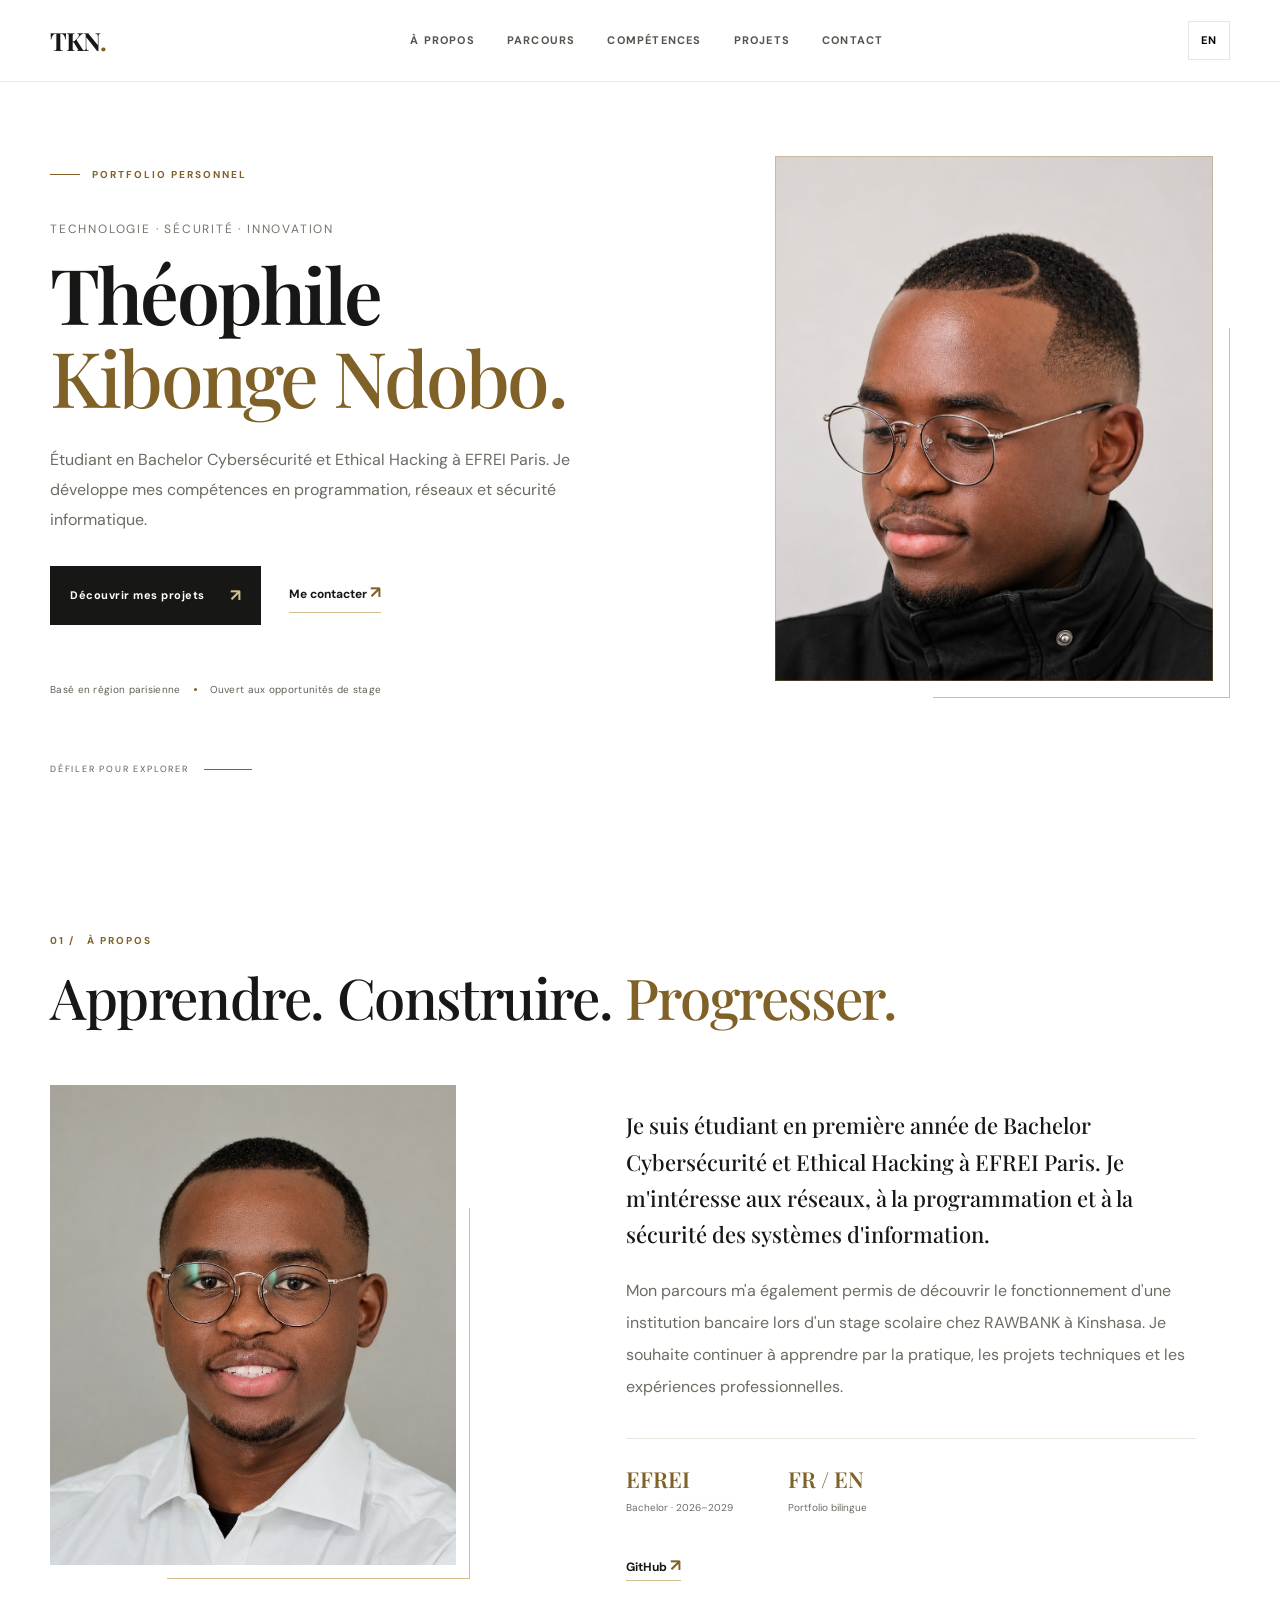
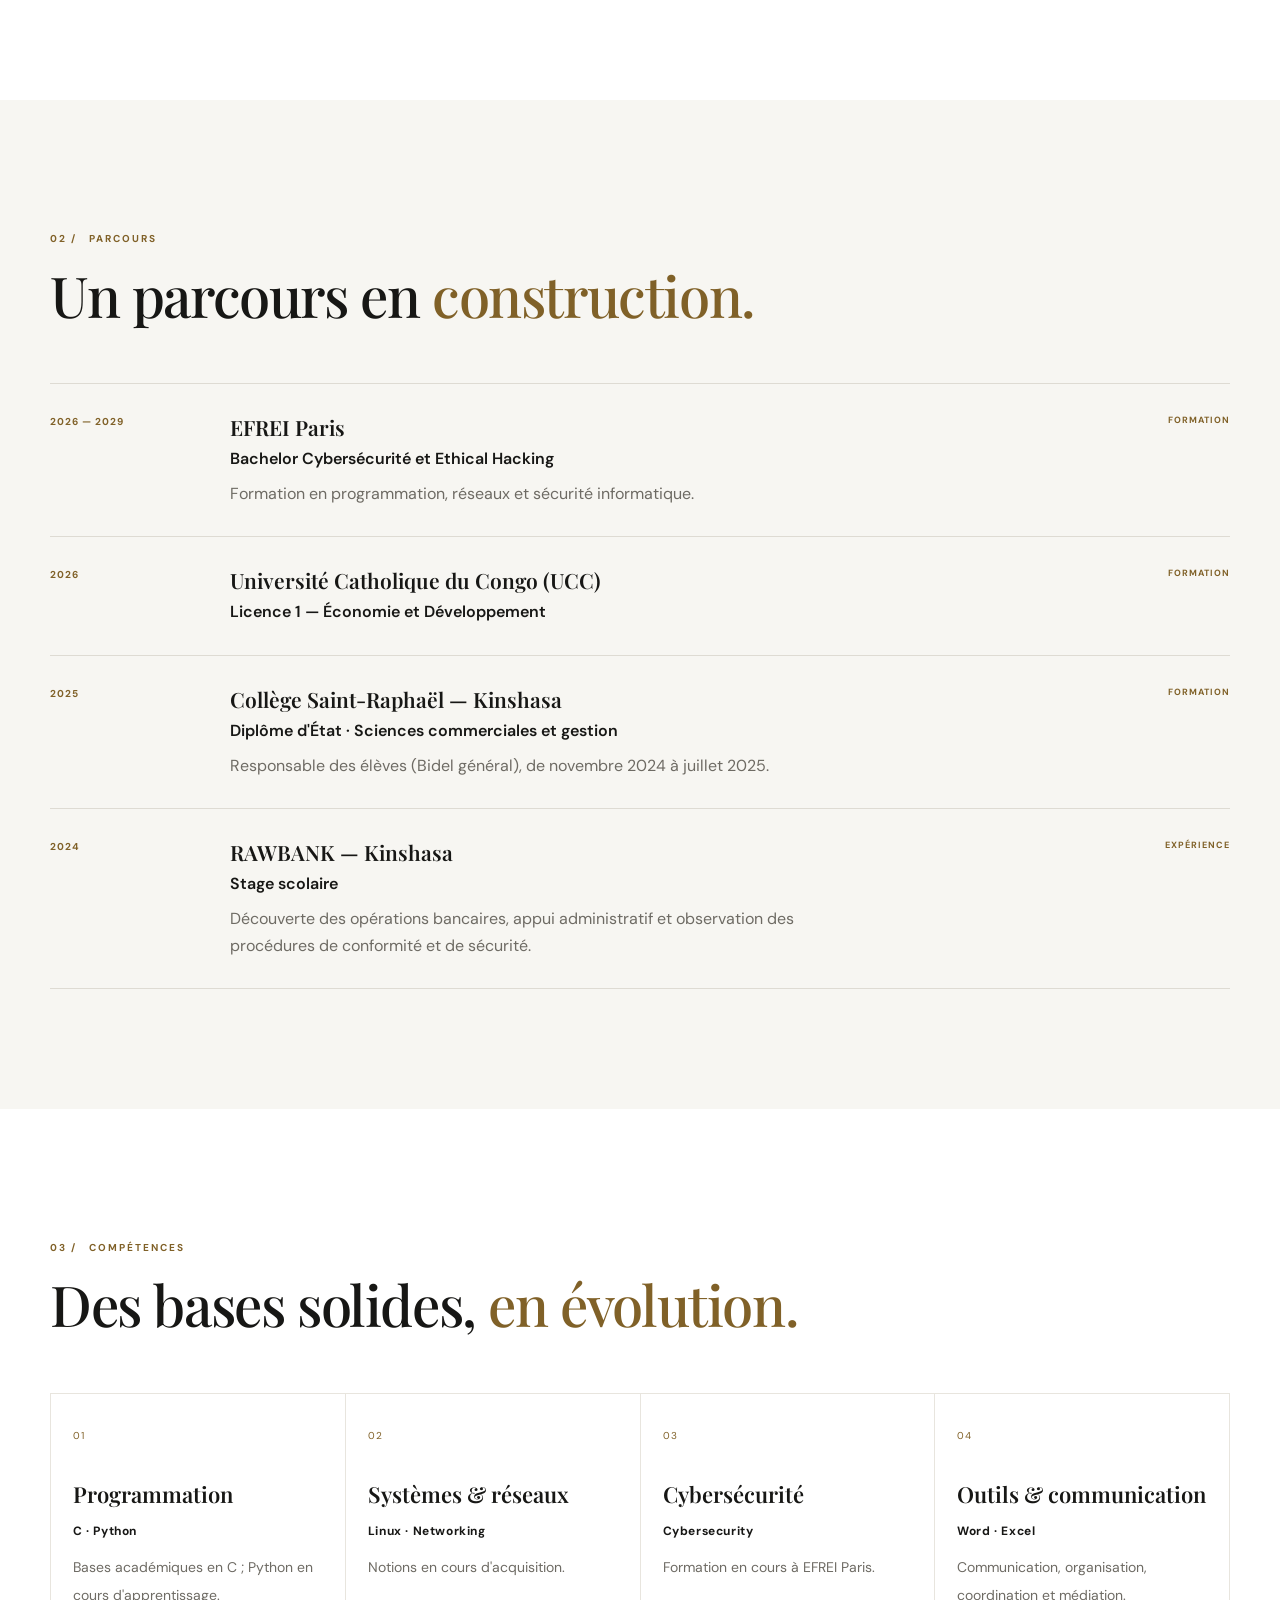
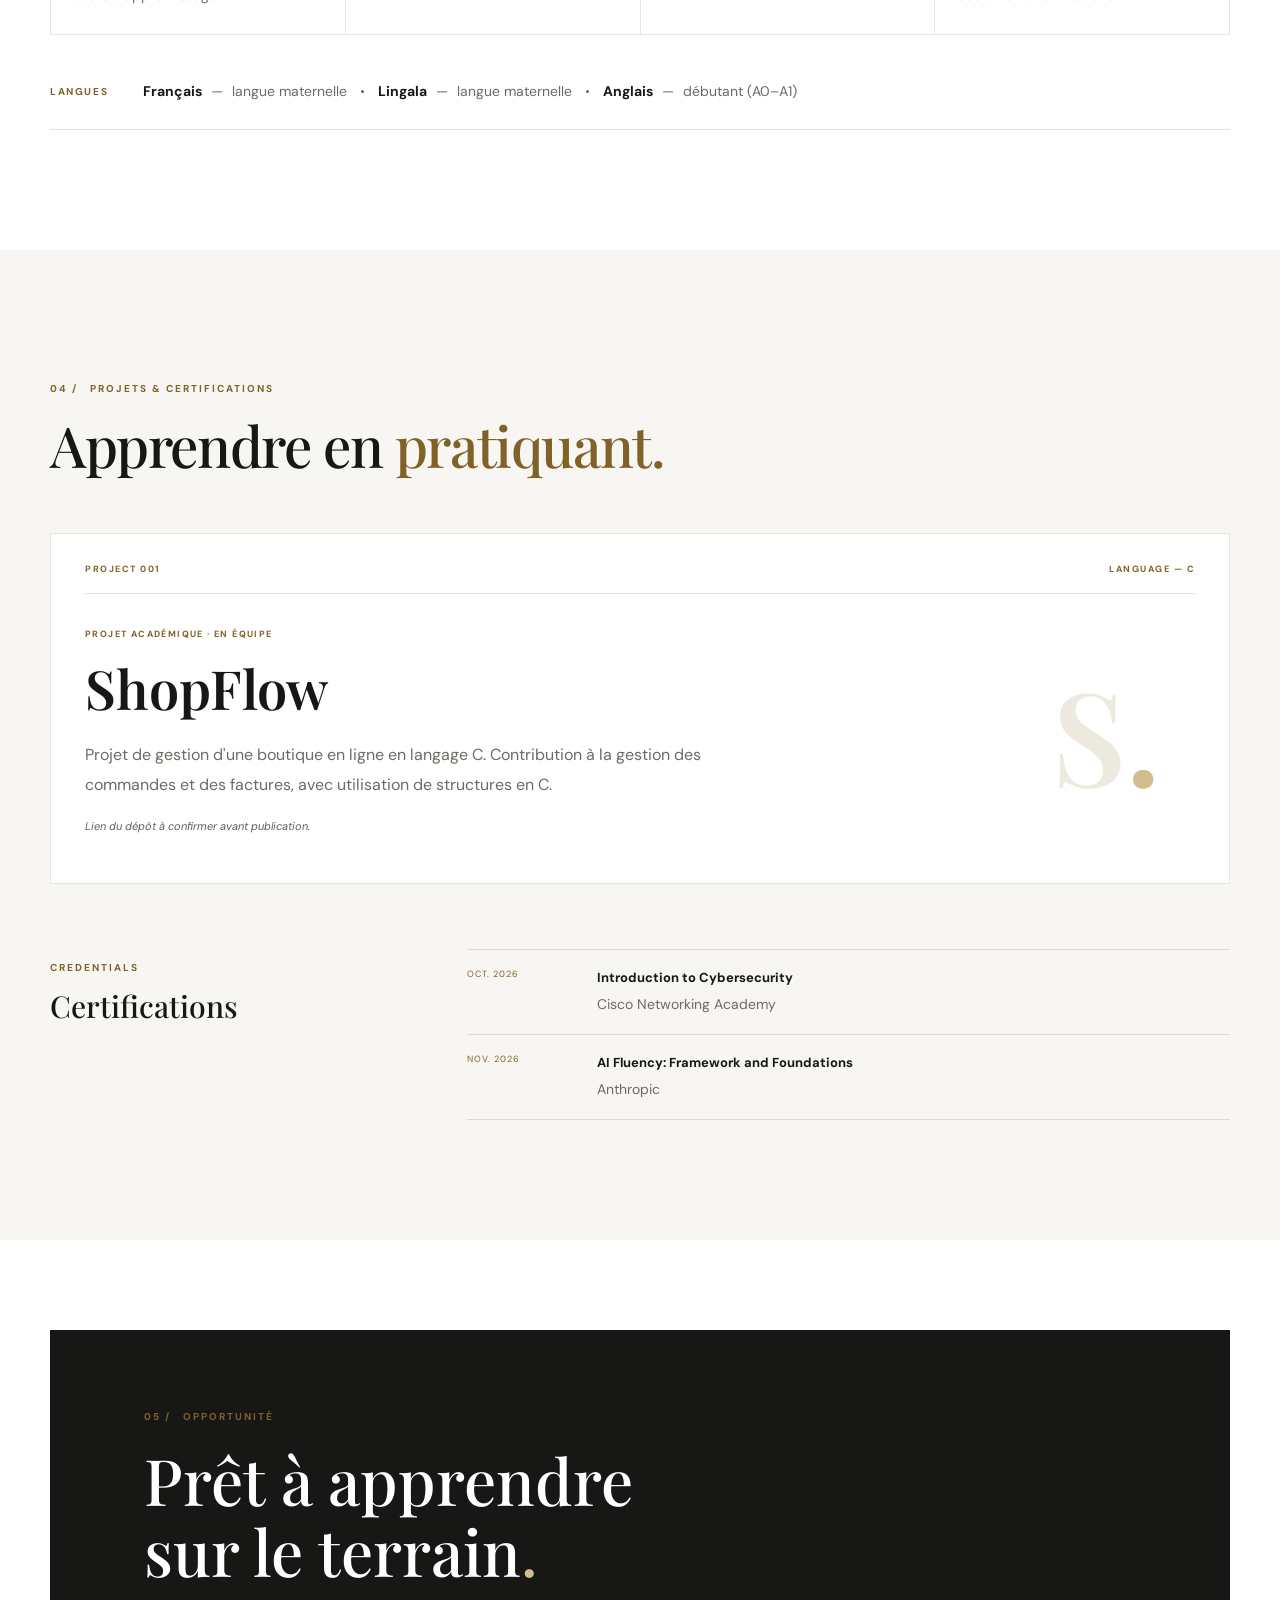
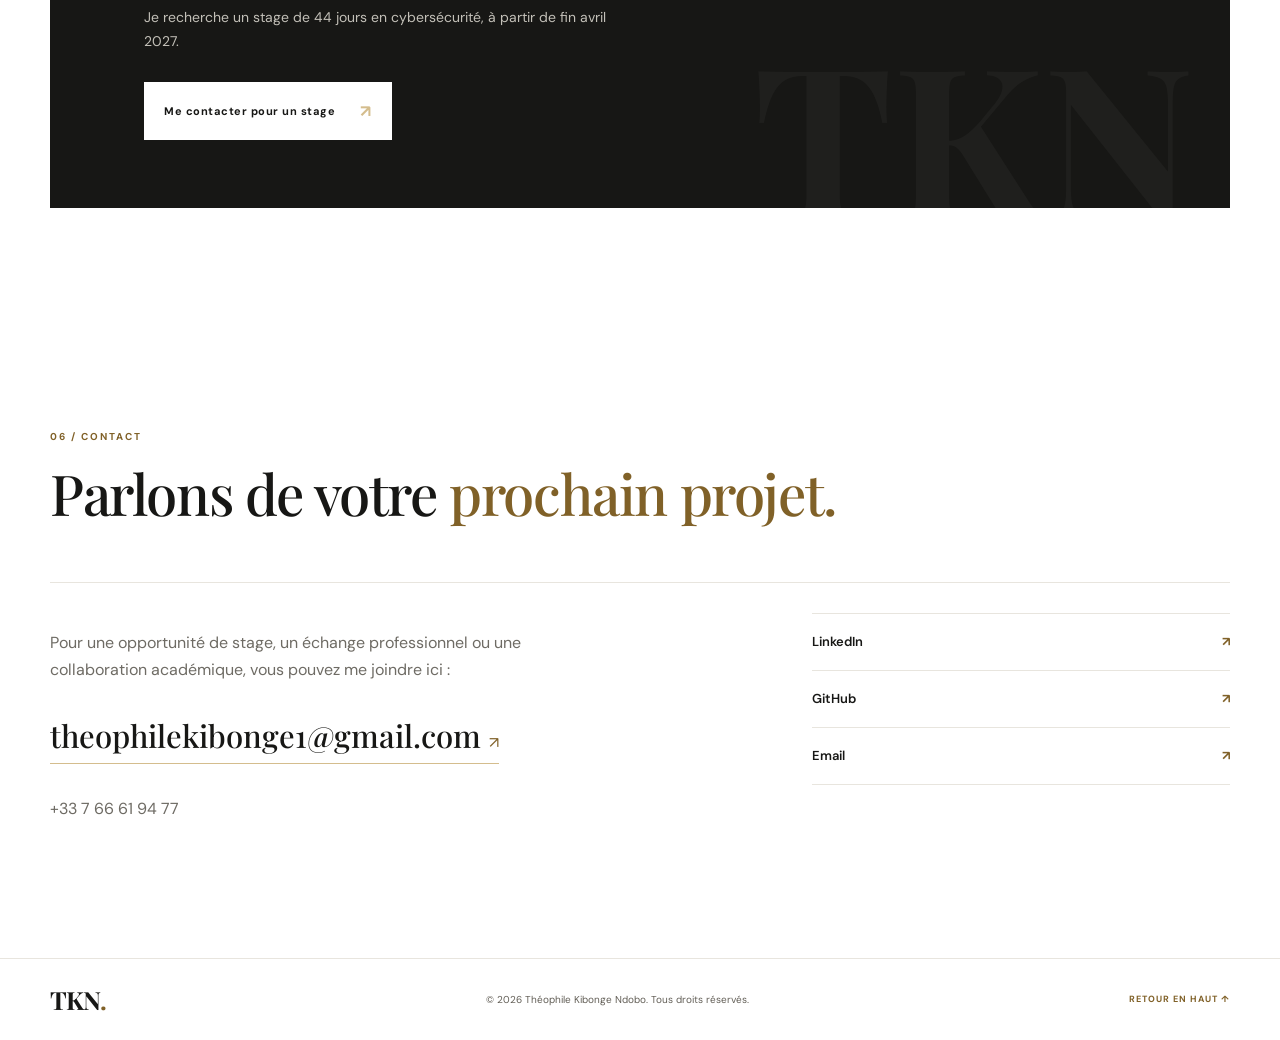
<file: index.html>
<!doctype html>
<html lang="fr">
<head>
<meta name="google-site-verification" content="fEmEJ1mbo7SZuhwEZNy3M-g-mxd-N_pU3JhU821pmXU" />
  <meta charset="utf-8">
  <meta name="viewport" content="width=device-width, initial-scale=1">
  <meta name="theme-color" content="#ffffff">
  <meta name="description" content="Portfolio de Théophile Kibonge Ndobo, étudiant en cybersécurité et ethical hacking à EFREI Paris. Découvrez son parcours, ses projets et ses compétences.">
  <meta name="author" content="Théophile Kibonge Ndobo">
  <link rel="canonical" href="https://reasper-243.github.io/portfolio/">
  <meta property="og:type" content="profile">
  <meta property="og:title" content="Théophile Kibonge Ndobo | Cybersécurité à EFREI">
  <meta property="og:url" content="https://reasper-243.github.io/portfolio/">
  <meta property="og:description" content="Étudiant en cybersécurité et ethical hacking à EFREI Paris. Découvrez mon parcours, mes projets et mes compétences.">
  <meta property="og:image" content="https://reasper-243.github.io/portfolio/assets/theophile-kibonge-ndobo-professional.jpg">
  <meta property="og:image:type" content="image/jpeg">
  <meta property="og:image:width" content="1025">
  <meta property="og:image:height" content="1535">
  <meta property="og:image:alt" content="Portrait professionnel de Théophile Kibonge Ndobo portant des lunettes et une veste noire">
  <meta property="profile:first_name" content="Théophile">
  <meta property="profile:last_name" content="Kibonge Ndobo">
  <meta name="twitter:card" content="summary_large_image">
  <meta name="twitter:title" content="Théophile Kibonge Ndobo | Cybersécurité à EFREI">
  <meta name="twitter:description" content="Étudiant en cybersécurité et ethical hacking à EFREI Paris. Découvrez mon parcours, mes projets et mes compétences.">
  <meta name="twitter:image" content="https://reasper-243.github.io/portfolio/assets/theophile-kibonge-ndobo-professional.jpg">
  <meta name="twitter:image:alt" content="Portrait professionnel de Théophile Kibonge Ndobo portant des lunettes et une veste noire">
  <title>Théophile Kibonge Ndobo | Cybersécurité à EFREI</title>
  <link rel="icon" href="assets/favicon.svg" type="image/svg+xml">
  <link rel="preload" as="image" href="https://reasper-243.github.io/portfolio/assets/theophile-kibonge-ndobo-professional.jpg" fetchpriority="high">
  <link rel="preconnect" href="https://fonts.googleapis.com">
  <link rel="preconnect" href="https://fonts.gstatic.com" crossorigin>
  <link href="https://fonts.googleapis.com/css2?family=DM+Sans:wght@400;500;600;700&family=Playfair+Display:wght@500;600;700&display=swap" rel="stylesheet">
  <link rel="stylesheet" href="styles.css">
  <script type="application/ld+json">
  {
    "@context": "https://schema.org",
    "@type": "ProfilePage",
    "@id": "https://reasper-243.github.io/portfolio/#profile",
    "url": "https://reasper-243.github.io/portfolio/",
    "name": "Théophile Kibonge Ndobo | Cybersécurité à EFREI",
    "description": "Portfolio de Théophile Kibonge Ndobo, étudiant en cybersécurité et ethical hacking à EFREI Paris. Découvrez son parcours, ses projets et ses compétences.",
    "primaryImageOfPage": {
      "@id": "https://reasper-243.github.io/portfolio/#portrait"
    },
    "mainEntity": {
      "@type": "Person",
      "@id": "https://reasper-243.github.io/portfolio/#person",
      "givenName": "Théophile",
      "familyName": "Kibonge Ndobo",
      "mainEntityOfPage": {
        "@id": "https://reasper-243.github.io/portfolio/#profile"
      },
      "name": "Théophile Kibonge Ndobo",
      "image": [
        {
          "@type": "ImageObject",
          "contentUrl": "https://reasper-243.github.io/portfolio/assets/theophile-kibonge-ndobo-professional.jpg",
          "url": "https://reasper-243.github.io/portfolio/assets/theophile-kibonge-ndobo-professional.jpg",
          "name": "Portrait principal de Théophile Kibonge Ndobo",
          "caption": "Théophile Kibonge Ndobo, portrait professionnel",
          "description": "Portrait professionnel de Théophile Kibonge Ndobo portant des lunettes et une veste noire.",
          "representativeOfPage": true,
          "@id": "https://reasper-243.github.io/portfolio/#portrait"
        },
        {
          "@type": "ImageObject",
          "@id": "https://reasper-243.github.io/portfolio/#portrait-secondary",
          "contentUrl": "https://reasper-243.github.io/portfolio/assets/theophile-hero.jpg",
          "url": "https://reasper-243.github.io/portfolio/assets/theophile-hero.jpg",
          "name": "Portrait professionnel secondaire de Théophile Kibonge Ndobo",
          "caption": "Théophile Kibonge Ndobo, étudiant en cybersécurité à EFREI Paris",
          "description": "Portrait professionnel de Théophile Kibonge Ndobo, étudiant en Bachelor Cybersécurité et Ethical Hacking à EFREI Paris.",
          "representativeOfPage": false
        },
        {
          "@type": "ImageObject",
          "@id": "https://reasper-243.github.io/portfolio/#portrait-third",
          "contentUrl": "https://reasper-243.github.io/portfolio/assets/theophile-about.jpg",
          "url": "https://reasper-243.github.io/portfolio/assets/theophile-about.jpg",
          "name": "Deuxième portrait professionnel de Théophile Kibonge Ndobo",
          "caption": "Portrait professionnel de Théophile Kibonge Ndobo en chemise blanche, de profil",
          "description": "Photo de profil professionnelle de Théophile Kibonge Ndobo.",
          "representativeOfPage": false
        }
      ],
      "email": "mailto:theophilekibonge1@gmail.com",
      "url": "https://reasper-243.github.io/portfolio/",
      "sameAs": [
        "https://github.com/REASPER-243",
        "https://github.com/REASPER-243/portfolio",
        "https://www.linkedin.com/in/th%C3%A9ophile-kibonge-ndobo/"
      ],
      "jobTitle": "Étudiant en cybersécurité et ethical hacking",
      "alumniOf": {
        "@type": "CollegeOrUniversity",
        "name": "EFREI Paris"
      }
    }
  }
</script>
</head>
<body>
  <a class="skip-link" href="#main" data-fr="Aller au contenu" data-en="Skip to content">Aller au contenu</a>
  <header class="site-header">
    <a class="brand" href="#home" aria-label="TKN — accueil">TKN<span>.</span></a>
    <button class="menu-toggle" type="button" aria-label="Ouvrir le menu" aria-controls="primary-navigation" aria-expanded="false"><span></span><span></span></button>
    <nav class="nav" id="primary-navigation" aria-label="Navigation principale">
      <a href="#about" data-fr="À propos" data-en="About">À propos</a>
      <a href="#journey" data-fr="Parcours" data-en="Journey">Parcours</a>
      <a href="#skills" data-fr="Compétences" data-en="Skills">Compétences</a>
      <a href="#projects" data-fr="Projets" data-en="Projects">Projets</a>
      <a href="#contact" data-fr="Contact" data-en="Contact">Contact</a>
    </nav>
    <button class="lang-toggle" type="button" aria-label="Passer en anglais">EN</button>
  </header>

  <main id="main">
    <section class="hero section-wrap" id="home">
      <div class="hero-copy reveal">
        <p class="eyebrow"><span class="eyebrow-line"></span><span data-fr="PORTFOLIO PERSONNEL" data-en="PERSONAL PORTFOLIO">PORTFOLIO PERSONNEL</span></p>
        <p class="hero-kicker" data-fr="Technologie · Sécurité · Innovation" data-en="Technology · Security · Innovation">Technologie · Sécurité · Innovation</p>
        <h1>Théophile<br><em>Kibonge Ndobo</em><span class="gold-dot" aria-hidden="true">.</span></h1>
        <p class="hero-description" data-fr="Étudiant en Bachelor Cybersécurité et Ethical Hacking à EFREI Paris. Je développe mes compétences en programmation, réseaux et sécurité informatique." data-en="Bachelor's student in Cybersecurity and Ethical Hacking at EFREI Paris, developing skills in programming, networks and information security.">Étudiant en Bachelor Cybersécurité et Ethical Hacking à EFREI Paris. Je développe mes compétences en programmation, réseaux et sécurité informatique.</p>
        <div class="hero-actions">
          <a class="button button-dark" href="#projects" data-fr="Découvrir mes projets" data-en="Explore my projects">Découvrir mes projets <span>↗</span></a>
          <a class="text-link" href="#contact" data-fr="Me contacter" data-en="Get in touch">Me contacter <span>↗</span></a>
        </div>
        <div class="hero-meta"><span data-fr="Basé en région parisienne" data-en="Based in the Paris region">Basé en région parisienne</span><span class="meta-separator"></span><span data-fr="Ouvert aux opportunités de stage" data-en="Open to internship opportunities">Ouvert aux opportunités de stage</span></div>
      </div>
      <div class="hero-visual reveal">
        <div class="portrait-frame"><img src="assets/theophile-kibonge-ndobo-professional.jpg" alt="Portrait professionnel de Théophile Kibonge Ndobo portant des lunettes et une veste noire" width="1025" height="1535" fetchpriority="high" decoding="async"></div>
              </div>
      <a class="scroll-cue" href="#about"><span data-fr="DÉFILER POUR EXPLORER" data-en="SCROLL TO EXPLORE">DÉFILER POUR EXPLORER</span><i></i></a>
    </section>

    <section class="about section-wrap section-pad" id="about">
      <div class="section-heading reveal"><p class="eyebrow">01 / <span data-fr="À PROPOS" data-en="ABOUT">À PROPOS</span></p><h2 data-fr="Apprendre. Construire. <em>Progresser.</em>" data-en="Learn. Build. <em>Improve.</em>">Apprendre. Construire. <em>Progresser.</em></h2></div>
      <div class="about-grid">
        <div class="about-photo reveal"><img src="assets/theophile-hero.jpg" alt="Portrait professionnel de Théophile Kibonge Ndobo en chemise blanche, regardant l’objectif" width="1025" height="1535" loading="lazy" decoding="async"></div>
        <div class="about-copy reveal">
          <p class="lead" data-fr="Je suis étudiant en première année de Bachelor Cybersécurité et Ethical Hacking à EFREI Paris. Je m'intéresse aux réseaux, à la programmation et à la sécurité des systèmes d'information." data-en="I am a first-year Bachelor's student in Cybersecurity and Ethical Hacking at EFREI Paris. My interests include networks, programming and information systems security.">Je suis étudiant en première année de Bachelor Cybersécurité et Ethical Hacking à EFREI Paris. Je m'intéresse aux réseaux, à la programmation et à la sécurité des systèmes d'information.</p>
          <p data-fr="Mon parcours m'a également permis de découvrir le fonctionnement d'une institution bancaire lors d'un stage scolaire chez RAWBANK à Kinshasa. Je souhaite continuer à apprendre par la pratique, les projets techniques et les expériences professionnelles." data-en="My background also includes an introductory school internship at RAWBANK in Kinshasa, where I discovered banking operations. I aim to keep learning through hands-on practice, technical projects and professional experience.">Mon parcours m'a également permis de découvrir le fonctionnement d'une institution bancaire lors d'un stage scolaire chez RAWBANK à Kinshasa. Je souhaite continuer à apprendre par la pratique, les projets techniques et les expériences professionnelles.</p>
          <div class="about-facts"><div><strong>EFREI</strong><span data-fr="Bachelor · 2026–2029" data-en="Bachelor's · 2026–2029">Bachelor · 2026–2029</span></div><div><strong>FR / EN</strong><span data-fr="Portfolio bilingue" data-en="Bilingual portfolio">Portfolio bilingue</span></div></div>
          <a class="underlined-link" href="https://github.com/REASPER-243" target="_blank" rel="noopener noreferrer">GitHub <span>↗</span></a>
        </div>
      </div>
    </section>

    <section class="journey section-pad" id="journey"><div class="section-wrap">
      <div class="section-heading reveal"><p class="eyebrow">02 / <span data-fr="PARCOURS" data-en="JOURNEY">PARCOURS</span></p><h2 data-fr="Un parcours en <em>construction.</em>" data-en="A journey in <em>progress.</em>">Un parcours en <em>construction.</em></h2></div>
      <div class="timeline">
       <article class="timeline-item reveal">
  <span class="timeline-date">2026 — 2029</span>
  <div>
    <h3>EFREI Paris</h3>
    <p class="timeline-sub" data-fr="Bachelor Cybersécurité et Ethical Hacking" data-en="Bachelor's in Cybersecurity and Ethical Hacking">Bachelor Cybersécurité et Ethical Hacking</p>
    <p data-fr="Formation en programmation, réseaux et sécurité informatique." data-en="Studies in programming, networks and information security.">Formation en programmation, réseaux et sécurité informatique.</p>
  </div>
  <span class="timeline-type" data-fr="FORMATION" data-en="EDUCATION">FORMATION</span>
</article>

<article class="timeline-item reveal">
  <span class="timeline-date">2026</span>
  <div>
    <h3>Université Catholique du Congo (UCC)</h3>
    <p class="timeline-sub" data-fr="Licence 1 — Économie et Développement" data-en="First-year undergraduate studies — Economics and Development">Licence 1 — Économie et Développement</p>
  </div>
  <span class="timeline-type" data-fr="FORMATION" data-en="EDUCATION">FORMATION</span>
</article>

<article class="timeline-item reveal">
  <span class="timeline-date">2025</span>
  <div>
    <h3>Collège Saint-Raphaël — Kinshasa</h3>
    <p class="timeline-sub" data-fr="Diplôme d'État · Sciences commerciales et gestion" data-en="State Diploma · Commercial Sciences and Management">Diplôme d'État · Sciences commerciales et gestion</p>
    <p data-fr="Responsable des élèves (Bidel général), de novembre 2024 à juillet 2025." data-en="Student representative (Bidel général), November 2024 to July 2025.">Responsable des élèves (Bidel général), de novembre 2024 à juillet 2025.</p>
  </div>
  <span class="timeline-type" data-fr="FORMATION" data-en="EDUCATION">FORMATION</span>
</article>

<article class="timeline-item reveal">
  <span class="timeline-date">2024</span>
  <div>
    <h3>RAWBANK — Kinshasa</h3>
    <p class="timeline-sub" data-fr="Stage scolaire" data-en="School internship">Stage scolaire</p>
    <p data-fr="Découverte des opérations bancaires, appui administratif et observation des procédures de conformité et de sécurité." data-en="Introduction to banking operations, administrative support, and observation of compliance and security procedures.">Découverte des opérations bancaires, appui administratif et observation des procédures de conformité et de sécurité.</p>
  </div>
  <span class="timeline-type" data-fr="EXPÉRIENCE" data-en="EXPERIENCE">EXPÉRIENCE</span>
</article>
      </div>
    </div></section>

    <section class="skills section-wrap section-pad" id="skills">
      <div class="section-heading reveal"><p class="eyebrow">03 / <span data-fr="COMPÉTENCES" data-en="SKILLS">COMPÉTENCES</span></p><h2 data-fr="Des bases solides, <em>en évolution.</em>" data-en="Building foundations, <em>growing skills.</em>">Des bases solides, <em>en évolution.</em></h2></div>
      <div class="skills-grid">
        <article class="skill-card reveal"><span class="card-number">01</span><h3 data-fr="Programmation" data-en="Programming">Programmation</h3><p>C · Python</p><small data-fr="Bases académiques en C ; Python en cours d'apprentissage." data-en="Academic foundations in C; currently learning Python.">Bases académiques en C ; Python en cours d'apprentissage.</small></article>
        <article class="skill-card reveal"><span class="card-number">02</span><h3 data-fr="Systèmes & réseaux" data-en="Systems & networks">Systèmes & réseaux</h3><p>Linux · Networking</p><small data-fr="Notions en cours d'acquisition." data-en="Foundational knowledge currently being developed.">Notions en cours d'acquisition.</small></article>
        <article class="skill-card reveal"><span class="card-number">03</span><h3 data-fr="Cybersécurité" data-en="Cybersecurity">Cybersécurité</h3><p>Cybersecurity</p><small data-fr="Formation en cours à EFREI Paris." data-en="Currently studying at EFREI Paris.">Formation en cours à EFREI Paris.</small></article>
        <article class="skill-card reveal"><span class="card-number">04</span><h3 data-fr="Outils & communication" data-en="Tools & communication">Outils & communication</h3><p>Word · Excel</p><small data-fr="Communication, organisation, coordination et médiation." data-en="Communication, organisation, coordination and mediation.">Communication, organisation, coordination et médiation.</small></article>
      </div>
      <div class="language-strip reveal"><span data-fr="LANGUES" data-en="LANGUAGES">LANGUES</span><p><b data-fr="Français" data-en="French">Français</b> — <span data-fr="langue maternelle" data-en="native">langue maternelle</span><i></i><b data-fr="Lingala" data-en="Lingala">Lingala</b> — <span data-fr="langue maternelle" data-en="native">langue maternelle</span><i></i><b data-fr="Anglais" data-en="English">Anglais</b> — <span data-fr="débutant (A0–A1)" data-en="beginner (A0–A1)">débutant (A0–A1)</span></p></div>
    </section>

    <section class="projects section-pad" id="projects"><div class="section-wrap">
      <div class="section-heading reveal"><p class="eyebrow">04 / <span data-fr="PROJETS & CERTIFICATIONS" data-en="PROJECTS & CERTIFICATIONS">PROJETS & CERTIFICATIONS</span></p><h2 data-fr="Apprendre en <em>pratiquant.</em>" data-en="Learning by <em>doing.</em>">Apprendre en <em>pratiquant.</em></h2></div>
      <article class="project-feature reveal"><div class="project-top"><span>PROJECT 001</span><span>LANGUAGE — C</span></div><div class="project-body"><div><p class="project-label" data-fr="PROJET ACADÉMIQUE · EN ÉQUIPE" data-en="ACADEMIC TEAM PROJECT">PROJET ACADÉMIQUE · EN ÉQUIPE</p><h3>ShopFlow</h3><p data-fr="Projet de gestion d'une boutique en ligne en langage C. Contribution à la gestion des commandes et des factures, avec utilisation de structures en C." data-en="A team project to build an online shop management program in C. Contributed to order and invoice management using C structures.">Projet de gestion d'une boutique en ligne en langage C. Contribution à la gestion des commandes et des factures, avec utilisation de structures en C.</p><p class="project-note" data-fr="Lien du dépôt à confirmer avant publication." data-en="Repository link to be confirmed before publication.">Lien du dépôt à confirmer avant publication.</p></div><div class="project-symbol" aria-hidden="true">S<span>.</span></div></div></article>
      <div class="certifications reveal"><div><p class="eyebrow">CREDENTIALS</p><h3 data-fr="Certifications" data-en="Certifications">Certifications</h3></div><div class="cert-list"><article><span>OCT. 2026</span><div><b>Introduction to Cybersecurity</b><small>Cisco Networking Academy</small></div></article><article><span>NOV. 2026</span><div><b>AI Fluency: Framework and Foundations</b><small>Anthropic</small></div></article></div></div>
    </div></section>

    <section class="opportunity section-wrap"><div class="opportunity-inner reveal"><p class="eyebrow">05 / <span data-fr="OPPORTUNITÉ" data-en="OPPORTUNITY">OPPORTUNITÉ</span></p><h2 data-fr="Prêt à apprendre<br>sur le terrain<span>.</span>" data-en="Ready to learn<br>through experience<span>.</span>">Prêt à apprendre<br>sur le terrain<span>.</span></h2><p data-fr="Je recherche un stage de 44 jours en cybersécurité, à partir de fin avril 2027." data-en="I am seeking a 44-day cybersecurity internship starting in late April 2027.">Je recherche un stage de 44 jours en cybersécurité, à partir de fin avril 2027.</p><a class="button button-light" href="mailto:theophilekibonge1@gmail.com" data-fr="Me contacter pour un stage" data-en="Contact me about an internship">Me contacter pour un stage <span>↗</span></a></div></section>

    <section class="contact section-wrap section-pad" id="contact">
      <div class="section-heading reveal"><p class="eyebrow">06 / CONTACT</p><h2 data-fr="Parlons de votre <em>prochain projet.</em>" data-en="Let's talk about your <em>next project.</em>">Parlons de votre <em>prochain projet.</em></h2></div>
      <div class="contact-grid reveal"><div><p data-fr="Pour une opportunité de stage, un échange professionnel ou une collaboration académique, vous pouvez me joindre ici :" data-en="For internship opportunities, professional discussions or academic collaboration, you can reach me here:">Pour une opportunité de stage, un échange professionnel ou une collaboration académique, vous pouvez me joindre ici :</p><a class="email-link" href="mailto:theophilekibonge1@gmail.com">theophilekibonge1@gmail.com <span>↗</span></a><p class="phone-line">+33 7 66 61 94 77</p></div><div class="social-links"><a href="https://www.linkedin.com/in/th%C3%A9ophile-kibonge-ndobo/" target="_blank" rel="noopener noreferrer"><span>LinkedIn</span><b>↗</b></a><a href="https://github.com/REASPER-243" target="_blank" rel="noopener noreferrer"><span>GitHub</span><b>↗</b></a><a href="mailto:theophilekibonge1@gmail.com"><span>Email</span><b>↗</b></a></div></div>
    </section>
  </main>
  <footer class="footer"><div class="section-wrap footer-inner"><a class="brand" href="#home">TKN<span>.</span></a><p>© <span id="year">2026</span> Théophile Kibonge Ndobo. <span data-fr="Tous droits réservés." data-en="All rights reserved.">Tous droits réservés.</span></p><a href="#home" class="back-top" data-fr="RETOUR EN HAUT ↑" data-en="BACK TO TOP ↑">RETOUR EN HAUT ↑</a></div></footer>
  <script src="script.js"></script>
</body>
</html>
</file>
<file: styles.css>
:root{--ink:#171715;--muted:#6e6b64;--gold:#a98746;--gold-light:#d4bd8d;--line:#e8e5de;--paper:#fff;--soft:#f7f6f2;--serif:'Playfair Display',Georgia,serif;--sans:'DM Sans',Arial,sans-serif;--max:1180px}*{box-sizing:border-box}html{scroll-behavior:smooth;scroll-padding-top:90px}body{margin:0;background:var(--paper);color:var(--ink);font-family:var(--sans);font-size:15px;line-height:1.7;-webkit-font-smoothing:antialiased}a{color:inherit;text-decoration:none}button{font:inherit}.section-wrap{width:min(var(--max),calc(100% - 64px));margin-inline:auto}.section-pad{padding-block:120px}.site-header{height:82px;position:sticky;top:0;z-index:20;display:flex;align-items:center;justify-content:space-between;padding:0 max(32px,calc((100vw - var(--max))/2));background:rgba(255,255,255,.92);backdrop-filter:blur(16px);border-bottom:1px solid rgba(232,229,222,.8)}.brand{font:700 25px var(--serif);letter-spacing:-1px}.brand span,.gold-dot{color:var(--gold)}.nav{display:flex;gap:32px}.nav a,.lang-toggle{font-size:11px;font-weight:700;letter-spacing:1.2px;text-transform:uppercase}.nav a{color:#55534d;transition:color .25s}.nav a:hover,.lang-toggle:hover{color:var(--gold)}.lang-toggle{border:1px solid var(--line);background:white;padding:9px 12px;cursor:pointer}.menu-toggle{display:none}.skip-link{position:absolute;left:-9999px;top:8px;background:#fff;padding:10px;z-index:99}.skip-link:focus{left:8px}.hero{min-height:690px;display:grid;grid-template-columns:1.08fr .92fr;align-items:center;gap:7%;padding-top:74px;padding-bottom:104px;position:relative}.eyebrow{display:flex;align-items:center;gap:12px;color:var(--gold);font-size:10px;font-weight:700;letter-spacing:2px;text-transform:uppercase}.eyebrow-line{width:30px;height:1px;background:var(--gold)}.hero-kicker{margin:36px 0 12px;color:#77736b;font-size:12px;letter-spacing:1.8px;text-transform:uppercase}.hero h1{font:600 clamp(47px,6vw,82px)/1.08 var(--serif);letter-spacing:-2.8px;margin:0;max-width:720px}.hero h1 em,.section-heading h2 em{font-weight:500;color:var(--gold);font-style:normal}.hero-description{max-width:540px;color:var(--muted);font-size:16px;line-height:1.9;margin:27px 0 30px}.hero-actions{display:flex;align-items:center;gap:28px}.button{display:inline-flex;align-items:center;gap:25px;padding:15px 20px;font-size:11px;font-weight:700;letter-spacing:.5px;transition:transform .25s,background .25s}.button:hover{transform:translateY(-3px)}.button-dark{background:var(--ink);color:#fff}.button-dark:hover{background:var(--gold)}.button span,.text-link span,.underlined-link span{color:var(--gold-light);font-size:17px}.text-link,.underlined-link{font-size:12px;font-weight:700;border-bottom:1px solid var(--gold-light);padding-bottom:5px}.text-link span,.underlined-link span{color:var(--gold)}.hero-meta{display:flex;align-items:center;gap:13px;margin-top:56px;color:#8b877f;font-size:10px;letter-spacing:.3px}.meta-separator{height:3px;width:3px;border-radius:50%;background:var(--gold)}.hero-visual{position:relative;max-width:455px;justify-self:end;width:100%;padding:0 17px 17px 0}.portrait-frame{height:525px;overflow:hidden;background:#eeece7;position:relative}.portrait-frame:after{content:"";position:absolute;inset:0;border:1px solid rgba(169,135,70,.35);pointer-events:none}.portrait-frame img{width:100%;height:100%;object-fit:cover;object-position:center 27%;display:block;transition:transform 1.1s cubic-bezier(.2,.7,.2,1)}.hero-visual:hover .portrait-frame img{transform:scale(1.035)}.hero-visual:before{content:"";position:absolute;right:0;bottom:0;width:65%;height:68%;border-right:1px solid var(--gold-light);border-bottom:1px solid var(--gold-light)}.portrait-caption{display:flex;justify-content:space-between;color:#8a857a;font-size:9px;letter-spacing:1.5px;padding-top:13px}.portrait-mark{position:absolute;left:-43px;bottom:80px;writing-mode:vertical-rl;font:italic 15px var(--serif);letter-spacing:3px;color:var(--gold)}.scroll-cue{position:absolute;bottom:25px;left:0;display:flex;align-items:center;gap:15px;color:#99948a;font-size:9px;letter-spacing:1.8px}.scroll-cue i{height:1px;width:48px;background:var(--gold)}.section-heading{margin-bottom:55px}.section-heading h2{font:500 clamp(36px,4.4vw,57px)/1.18 var(--serif);letter-spacing:-1.4px;margin:15px 0 0}.about-grid{display:grid;grid-template-columns:.85fr 1.15fr;gap:11%;align-items:center}.about-photo{position:relative;max-width:420px;padding:0 14px 14px 0}.about-photo:after{content:"";position:absolute;z-index:-1;right:0;bottom:0;width:72%;height:75%;border-right:1px solid var(--gold-light);border-bottom:1px solid var(--gold-light)}.about-photo img{display:block;width:100%;height:480px;object-fit:cover;object-position:center 30%}.photo-index{position:absolute;bottom:28px;left:18px;background:#fff;padding:7px 10px;color:var(--gold);font-size:9px;letter-spacing:1.5px}.about-copy{max-width:570px}.about-copy p{color:var(--muted);font-size:14px;line-height:2}.about-copy .lead{font:500 22px/1.65 var(--serif);color:var(--ink)}.about-facts{display:flex;gap:55px;border-top:1px solid var(--line);padding-top:25px;margin:35px 0}.about-facts div{display:grid;gap:5px}.about-facts strong{font:600 22px var(--serif);color:var(--gold)}.about-facts span{font-size:10px;color:var(--muted)}.journey,.projects{background:var(--soft)}.timeline{border-top:1px solid #dedbd3}.timeline-item{display:grid;grid-template-columns:150px 1fr 115px;gap:30px;padding:29px 0;border-bottom:1px solid #dedbd3;align-items:start}.timeline-date,.timeline-type{font-size:10px;letter-spacing:1px;color:var(--gold);font-weight:700}.timeline-item h3{font:600 21px var(--serif);margin:0 0 4px}.timeline-item p{color:var(--muted);font-size:13px;margin:8px 0 0;max-width:650px}.timeline-item .timeline-sub{color:var(--ink);font-weight:600;margin:0}.timeline-type{text-align:right;font-size:9px}.skills-grid{display:grid;grid-template-columns:repeat(4,1fr);border-top:1px solid var(--line);border-left:1px solid var(--line)}.skill-card{min-height:235px;padding:26px 22px;border-right:1px solid var(--line);border-bottom:1px solid var(--line);transition:background .3s,transform .3s}.skill-card:hover{background:var(--soft);transform:translateY(-4px)}.card-number{color:var(--gold);font-size:10px;letter-spacing:1px}.skill-card h3{font:600 22px var(--serif);margin:32px 0 8px}.skill-card p{font-size:12px;font-weight:700;letter-spacing:.6px}.skill-card small{color:var(--muted);font-size:11px;line-height:1.7}.language-strip{display:flex;align-items:center;gap:35px;border-bottom:1px solid var(--line);padding:25px 0;margin-top:20px}.language-strip>span{font-size:10px;letter-spacing:1.6px;color:var(--gold);font-weight:700}.language-strip p{display:flex;flex-wrap:wrap;gap:9px;align-items:center;margin:0;font-size:11px;color:var(--muted)}.language-strip b{color:var(--ink)}.language-strip i{width:3px;height:3px;border-radius:50%;background:var(--gold);margin:0 5px}.project-feature{background:#fff;border:1px solid #e8e3d9;padding:28px 34px 35px}.project-top{display:flex;justify-content:space-between;color:var(--gold);font-size:9px;letter-spacing:1.5px;font-weight:700;border-bottom:1px solid var(--line);padding-bottom:16px}.project-body{display:flex;justify-content:space-between;align-items:center;gap:30px;padding-top:24px}.project-body>div:first-child{max-width:620px}.project-label{font-size:9px;color:var(--gold);font-weight:700;letter-spacing:1.4px}.project-body h3{font:600 54px var(--serif);margin:5px 0 10px}.project-body p:not(.project-label){color:var(--muted);font-size:13px;line-height:1.9}.project-body .underlined-link{display:inline-block;margin-top:14px}.project-symbol{font:600 130px/.9 var(--serif);color:#eee9df;padding:10px 35px}.project-symbol span{color:var(--gold-light)}.certifications{display:grid;grid-template-columns:.65fr 1.35fr;gap:50px;padding-top:65px}.certifications h3{font:500 30px var(--serif);margin:7px 0}.cert-list article{display:grid;grid-template-columns:110px 1fr;gap:20px;padding:17px 0;border-bottom:1px solid #dedbd3}.cert-list article:first-child{border-top:1px solid #dedbd3}.cert-list article>span{font-size:9px;color:var(--gold);letter-spacing:1px}.cert-list b,.cert-list small{display:block}.cert-list b{font-size:13px}.cert-list small{font-size:11px;color:var(--muted);margin-top:4px}.opportunity{padding-block:90px}.opportunity-inner{background:var(--ink);color:#fff;padding:68px 8%;position:relative;overflow:hidden}.opportunity-inner:after{content:"TKN";position:absolute;right:3%;bottom:-65px;font:700 210px var(--serif);color:rgba(255,255,255,.035);pointer-events:none}.opportunity h2{font:500 clamp(43px,5vw,68px)/1.1 var(--serif);margin:20px 0}.opportunity h2 span{color:var(--gold-light)}.opportunity-inner>p:not(.eyebrow){color:#c3c0b8;max-width:500px;font-size:14px;margin-bottom:28px}.button-light{background:#fff;color:var(--ink)}.button-light:hover{background:var(--gold-light)}.contact-grid{display:grid;grid-template-columns:1fr .65fr;gap:10%;border-top:1px solid var(--line);padding-top:30px}.contact-grid>div:first-child>p{color:var(--muted);max-width:480px;font-size:13px}.email-link{display:inline-block;font:500 clamp(20px,3vw,31px) var(--serif);margin:15px 0;border-bottom:1px solid var(--gold-light);padding-bottom:7px}.email-link span{color:var(--gold);font:16px var(--sans)}.phone-line{font-size:12px}.social-links a{display:flex;justify-content:space-between;border-bottom:1px solid var(--line);padding:17px 0;font-size:13px;font-weight:600;transition:color .2s}.social-links a:first-child{border-top:1px solid var(--line)}.social-links a:hover{color:var(--gold)}.social-links b{color:var(--gold)}.footer{border-top:1px solid var(--line);padding:22px 0}.footer-inner{display:flex;align-items:center;justify-content:space-between}.footer p{font-size:10px;color:#8b877f}.back-top{font-size:9px;letter-spacing:1px;color:var(--gold);font-weight:700}.reveal{opacity:0;transform:translateY(24px);transition:opacity .75s ease,transform .75s cubic-bezier(.2,.7,.2,1)}.reveal.is-visible{opacity:1;transform:translateY(0)}@media(prefers-reduced-motion:reduce){*,*:before,*:after{scroll-behavior:auto!important;animation-duration:.01ms!important;transition-duration:.01ms!important}.reveal{opacity:1;transform:none}}@media(max-width:900px){.site-header{padding-inline:25px}.nav{gap:17px}.nav a{font-size:9px}.hero{gap:4%;grid-template-columns:1fr .85fr}.hero h1{font-size:clamp(43px,6vw,65px)}.portrait-frame{height:440px}.skills-grid{grid-template-columns:repeat(2,1fr)}.about-grid{gap:7%}.about-photo img{height:420px}}@media(max-width:680px){.section-wrap{width:calc(100% - 40px)}.section-pad{padding-block:78px}.site-header{height:70px;padding-inline:20px}.menu-toggle{display:flex;flex-direction:column;gap:5px;border:0;background:none;padding:10px;order:3}.menu-toggle span{width:22px;height:1px;background:var(--ink)}.nav{display:none;position:absolute;left:0;right:0;top:69px;background:#fff;border-bottom:1px solid var(--line);padding:20px;flex-direction:column;gap:18px}.nav.open{display:flex}.nav a{font-size:11px}.lang-toggle{margin-left:auto;margin-right:8px}.hero{display:flex;flex-direction:column;align-items:stretch;padding-top:58px;padding-bottom:90px;gap:45px}.hero-copy{order:1}.hero-visual{order:2;justify-self:auto;max-width:100%;width:88%;margin-left:auto}.hero h1{font-size:clamp(44px,12vw,64px);letter-spacing:-1.8px}.hero-description{font-size:14px}.hero-meta{flex-wrap:wrap;margin-top:35px;font-size:9px}.portrait-frame{height:min(112vw,520px)}.portrait-mark{left:-22px;font-size:12px}.scroll-cue{bottom:25px}.section-heading{margin-bottom:35px}.section-heading h2{font-size:clamp(34px,9vw,46px)}.about-grid{grid-template-columns:1fr;gap:35px}.about-photo{width:82%;max-width:380px}.about-photo img{height:430px}.about-copy .lead{font-size:20px}.about-facts{gap:30px}.timeline-item{grid-template-columns:1fr auto;gap:8px 15px;padding:22px 0}.timeline-date{grid-column:1}.timeline-type{grid-column:2;grid-row:1}.timeline-item>div{grid-column:1/-1}.timeline-item h3{font-size:19px}.skills-grid{grid-template-columns:1fr 1fr}.skill-card{min-height:210px;padding:20px 15px}.skill-card h3{font-size:19px;margin-top:24px}.language-strip{display:block}.language-strip p{margin-top:12px}.project-feature{padding:20px}.project-body{padding-top:18px}.project-body h3{font-size:45px}.project-symbol{font-size:78px;padding:0}.certifications{grid-template-columns:1fr;gap:15px;padding-top:45px}.cert-list article{grid-template-columns:85px 1fr}.opportunity{padding-block:55px}.opportunity-inner{padding:45px 25px}.opportunity h2{font-size:46px}.contact-grid{grid-template-columns:1fr;gap:35px}.email-link{font-size:22px}.footer-inner{flex-wrap:wrap;gap:10px}.footer p{order:3;width:100%;margin:0}.back-top{font-size:8px}}@media(max-width:380px){.skills-grid{grid-template-columns:1fr}.hero-actions{gap:16px;flex-wrap:wrap}.button{padding:13px 15px}.project-symbol{display:none}}
.project-note{font-size:11px!important;color:#8a857a!important;font-style:italic}

:root{--gold:#806128}
body{font-size:16px}
.hero-description,.about-copy p,.timeline-item p,.project-body p:not(.project-label),.contact-grid>div:first-child>p{font-size:16px}
.skill-card small,.language-strip p,.cert-list small{font-size:14px}
.hero-meta,.portrait-caption,.scroll-cue,.footer p,.project-note{color:#625e56!important}
a:focus-visible,button:focus-visible{outline:3px solid var(--gold);outline-offset:4px}
</file>
